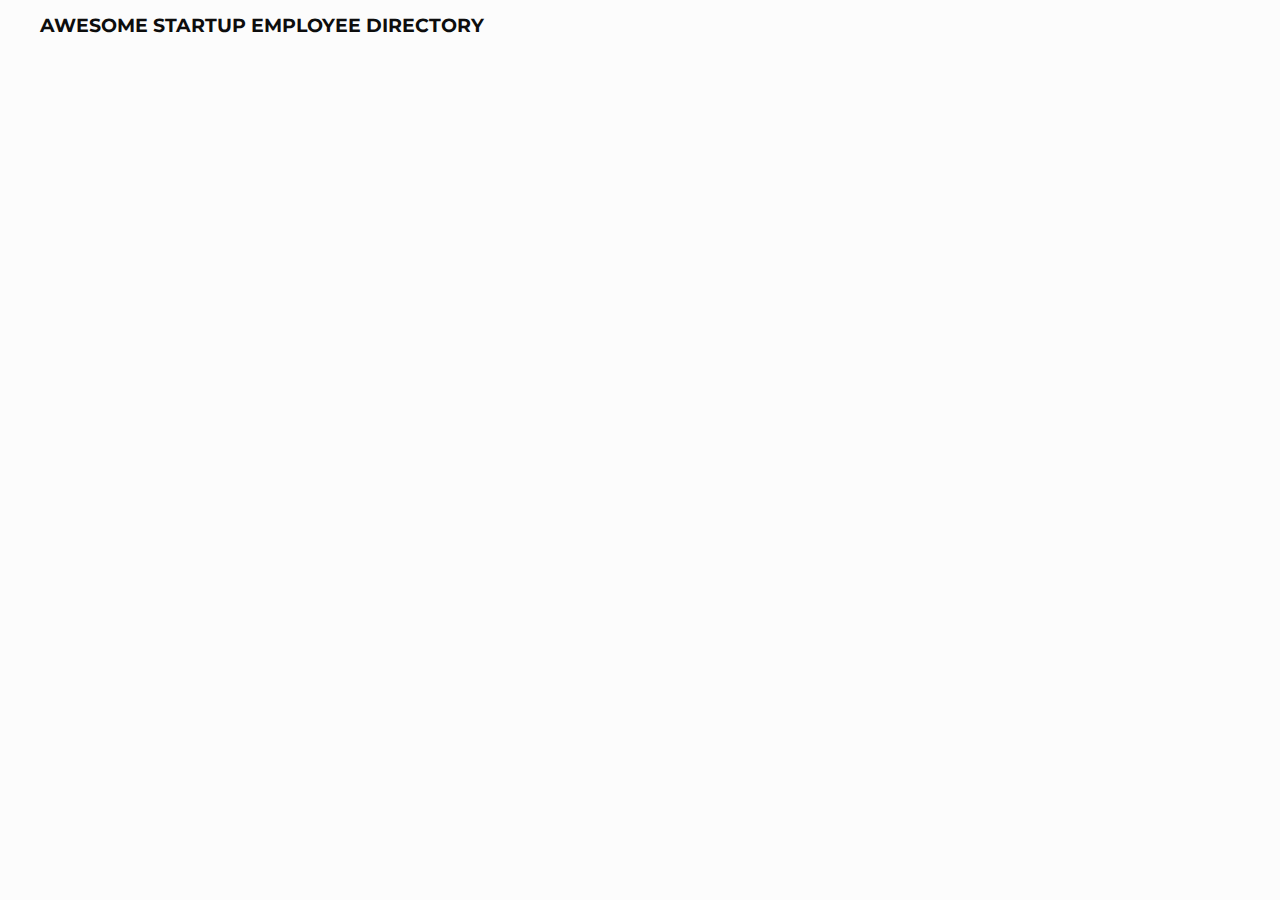
<file: projects/directory/index.html>
<!doctype html>

<html lang="en">
<head>
  <meta charset="utf-8">
  <meta name="viewport" content="width=device-width,initial-scale=1">
  <title>Employee Directory</title>
  <link rel="stylesheet" href="css/styles.css">
  <link href="https://fonts.googleapis.com/css?family=Montserrat:500,600,700&display=swap" rel="stylesheet">
</head>
<body>
  <main id="main-container">
    <div id="employee-modal" class="modal">
      <div class="employee-info">
        <span class="close" id="closeModal">&times;</span>
        <div id="modal-info" class="emp-modal-info"></div>
      </div>
    </div>
    <h1>Awesome Startup Employee Directory</h1>
    <div id="grid-list" class="grid-container"></div>
  </main>
  <script src="js/script.js"></script>
</body>
</html>
</file>
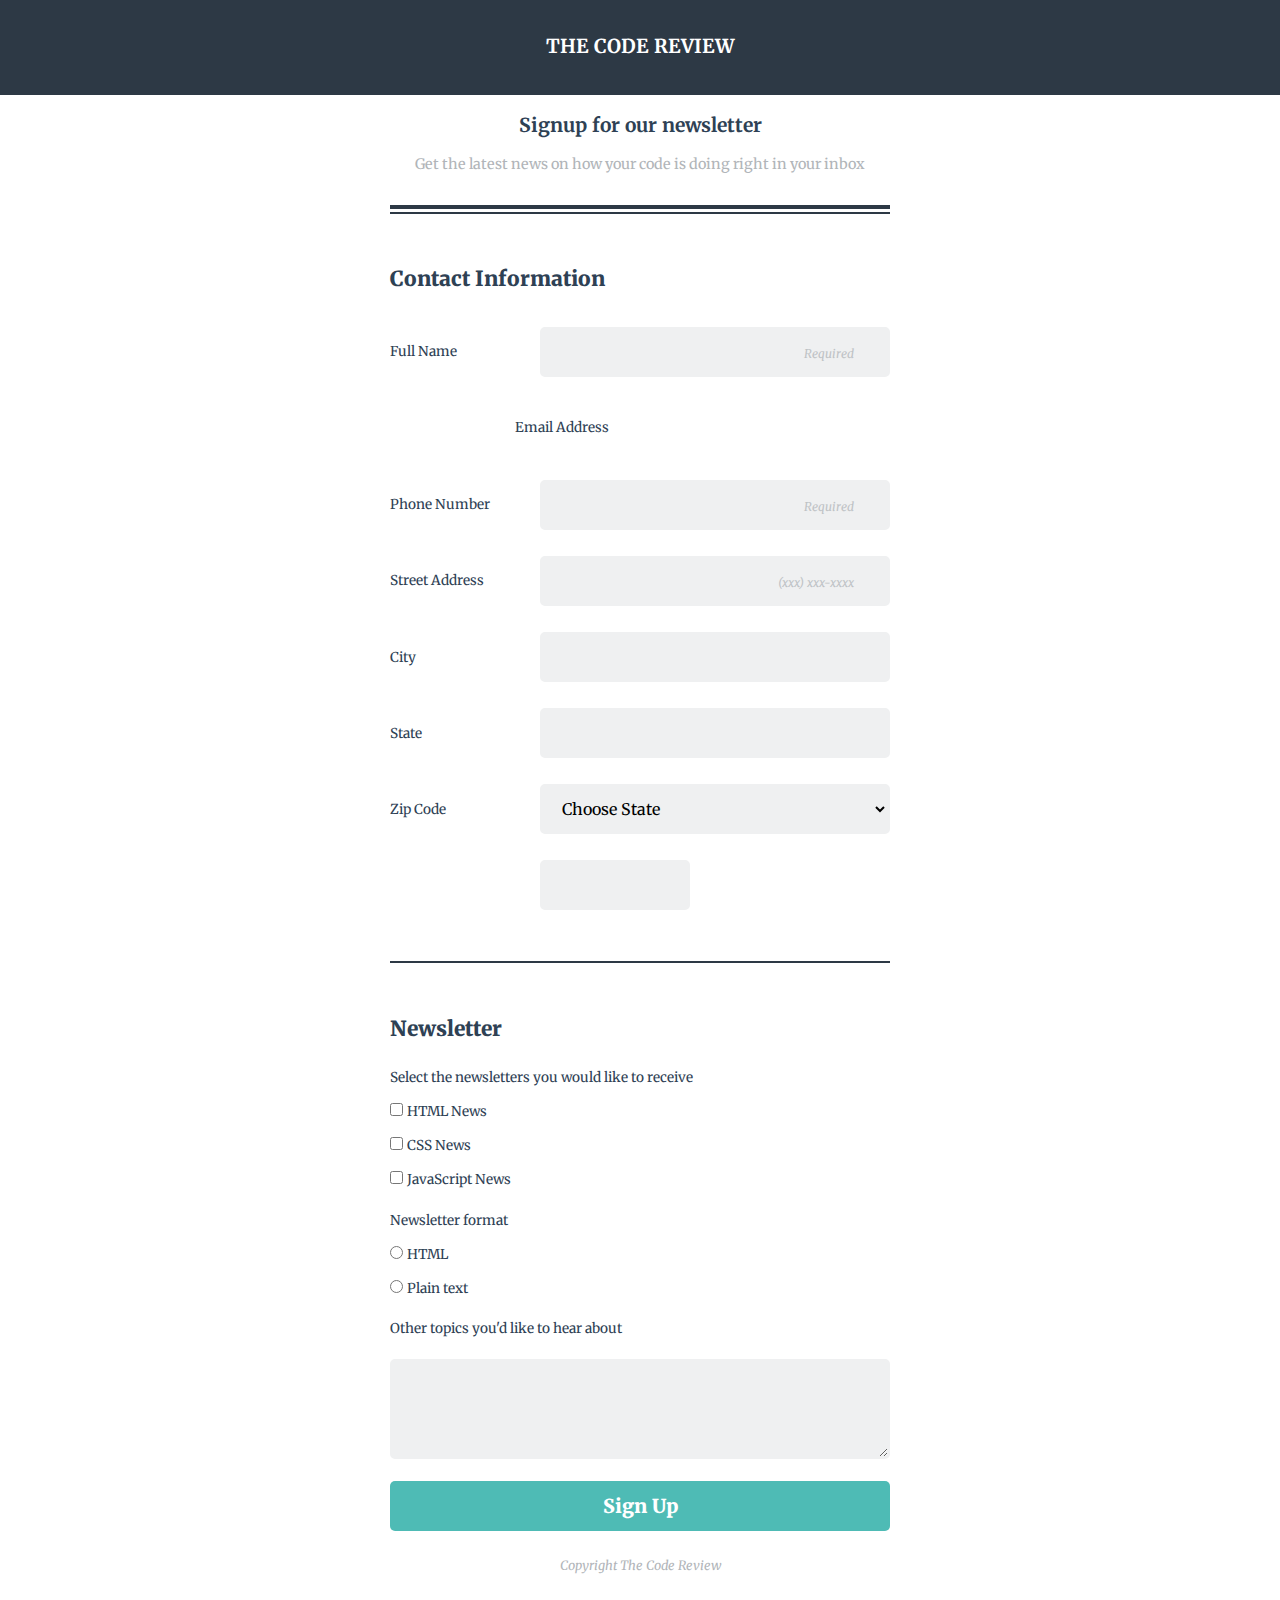
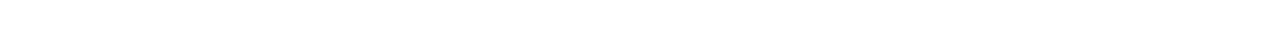
<file: projects/form/index.html>
<!doctype html>
<html lang="en">
	<head>
		<meta charset="utf-8">
		<title>Online Registration Form</title>
		<meta name="viewport" content="width=device-width, initial-scale=1.0">
		<link rel="stylesheet" href="css/normalize.css">
		<link rel="stylesheet" href="css/stylesheet.css">
		<link href="https://fonts.googleapis.com/css?family=Merriweather:300,900" rel="stylesheet">
	</head>
	<body>
		<div class="intro">
			<h1>The Code Review</h1>
		</div>
		<form action="index.html" method="post">
			<h2>Signup for our newsletter</h2>
			<p>Get the latest news on how your code is doing right in your inbox</p>
			<hr>
			<hr>
			<fieldset>
				<legend>Contact Information</legend>
				<label for="name">Full Name</label>
				<input type="text" id="name" name="user_name" placeholder="Required">
				<label for="email">Email Address</label>
				<input type="email" id="email" name="user_email" placeholder="Required">
				<label for="tel">Phone Number</label>
				<input type="tel" id="tel" name="uers_telephone" placeholder="(xxx) xxx-xxxx">
				<label for="address">Street Address</label>
				<input type="text" id="address" name="user_address">
				<label for="city">City</label>
				<input type="text" id="city" name="user_city">
				<label for="state">State</label>
				<select id="state" name="user_state">
					<option value="choose" disabled selected>Choose State</option>
					<option value="alabama">Alabama</option>
					<option value="alaska">Alaska</option>
					<option value="arizona">Arizona</option>
					<option value="arkansas">Arkansas</option>
					<option value="california">California</option>
					<option value="colorado">Colorado</option>
					<option value="connecticut">Connecticut</option>
					<option value="delaware">Delaware</option>
					<option value="florida">Florida</option>
					<option value="georgia">Georgia</option>
					<option value="hawaii">Hawaii</option>
					<option value="idaho">Idaho</option>
					<option value="illinois">Illinois</option>
					<option value="indiana">Indiana</option>
					<option value="iowa">Iowa</option>
					<option value="kansas">Kansas</option>
					<option value="kentucky">Kentucky</option>
					<option value="louisiana">Louisiana</option>
					<option value="maine">Maine</option>
					<option value="maryland">Maryland</option>
					<option value="massachusetts">Massachusetts</option>
					<option value="michigan">Michigan</option>
					<option value="minnesota">Minesota</option>
					<option value="mississippi">Mississippi</option>
					<option value="missouri">Misouri</option>
					<option value="montana">Montana</option>
					<option value="nebraska">Nebraska</option>
					<option value="nevada">Nevada</option>
					<option value="new_hampshire">New Hampshire</option>
					<option value="new_jersey">New Jersey</option>
					<option value="new_mexico">New Mexico</option>
					<option value="new_york">New York</option>
					<option value="north_carolina">North Carolina</option>
					<option value="north_dekota">North Dekota</option>
					<option value="ohio">Ohio</option>
					<option value="oklahoma">Oklahoma</option>
					<option value="oregon">Oregon</option>
					<option value="pennsylvania">Pennsylvania</option>
					<option value="rhode_island">Rhode Island</option>
					<option value="south_carolina">South Carolina</option>
					<option value="south_dekota">South Dekota</option>
					<option value="tennessee">Tennessee</option>
					<option value="texas">Texas</option>
					<option value="utah">Utah</option>
					<option value="vermont">Vermont</option>
					<option value="virginia">Virginia</option>
					<option value="washington">Washington</option>
					<option value="west_virginia">West Virginia</option>
					<option value="wisconsin">Wisconsin</option>
					<option value="wyoming">Wyoming</option>
				</select>
				<label for="zip">Zip Code</label>
				<input type="text" id="zip" name="user_zipcode">
			</fieldset>
			<hr>
			<fieldset>
				<legend>Newsletter</legend>
				<p>Select the newsletters you would like to receive</p><br/>
				<input type="checkbox" id="html_news" value="html_news" name="user_news">
				<label for="html_news">HTML News</label><br/>
				<input type="checkbox" id="css" value="css_news" name="user_news">
				<label for="css">CSS News</label><br/>
				<input type="checkbox" id="javascript" value="javascript_news" name="user_news">
				<label for="javascript">JavaScript News</label><br/>
				<p>Newsletter format</p><br/>
				<input type="radio" id="html" value="html" name="user_preference">
				<label for="html">HTML</label><br/>
				<input type="radio" id="plain" value="plain_text" name="user_preference">
				<label for="plain">Plain text</label><br/>
				<p>Other topics you'd like to hear about</p>
				<textarea id="ideas" name="user_ideas"></textarea>
				<button type="submit">Sign Up</button>
				<p class="copyright">Copyright The Code Review</p>
			</fieldset>
		</form>
</file>
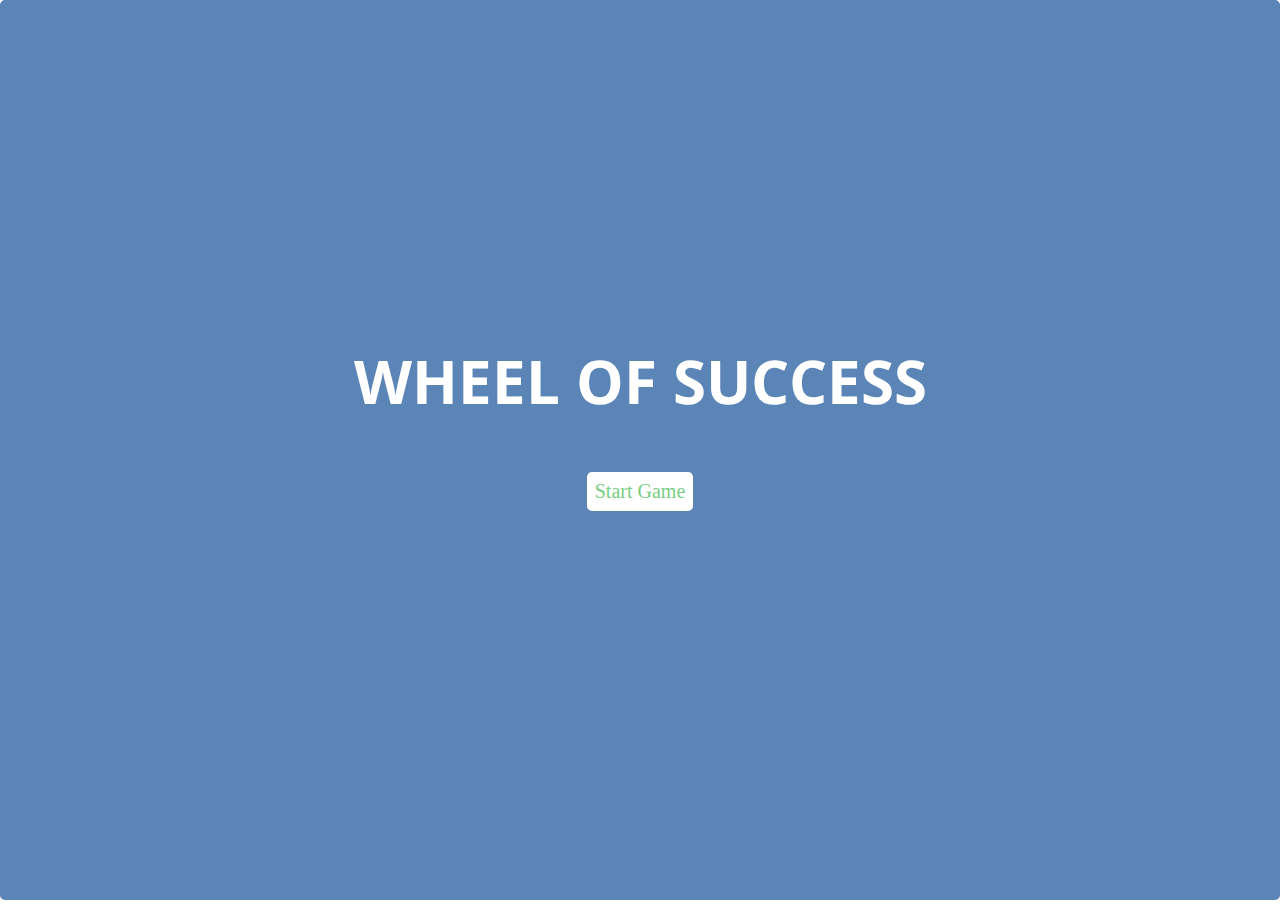
<file: projects/gameApp/index.html>
<!DOCTYPE html>
<html lang="en">
  <head>
    <meta charset="utf-8">
    <title>Wheel of Success!</title>
    <meta name="viewport" content="width=device-width, initial-scale=1.0">
    <link href="css/styles.css" rel="stylesheet">
  </head>
  <body>
    <div class="main-container">
      <div id="overlay" class="start">
        <h2 class="title">Wheel of Success</h2>
        <a class="btn__reset">Start Game</a>
      </div>

      <div id="banner" class="section">
        <h2 class="header">Wheel of Success</h2>
      </div>

      <div id="phrase" class="section">
        <ul></ul>
      </div>
      <div id="qwerty" class="section">
        <div class="keyrow">
          <button>q</button><button>w</button><button>e</button><button>r</button><button>t</button><button>y</button><button>u</button><button>i</button><button>o</button><button>p</button>
        </div>
        <div class="keyrow">
          <button>a</button><button>s</button><button>d</button><button>f</button><button>g</button><button>h</button><button>j</button><button>k</button><button>l</button>
        </div>
        <div class="keyrow">
          <button>z</button><button>x</button><button>c</button><button>v</button><button>b</button><button>n</button><button>m</button>
        </div>
      </div>

      <div id="scoreboard" class="section">
        <ol>
          <li class="tries"><img src="images/liveHeart.png" height="35px" width="30px"></li>
          <li class="tries"><img src="images/liveHeart.png" height="35px" width="30px"></li>
          <li class="tries"><img src="images/liveHeart.png" height="35px" width="30px"></li>
          <li class="tries"><img src="images/liveHeart.png" height="35px" width="30px"></li>
          <li class="tries"><img src="images/liveHeart.png" height="35px" width="30px"></li>
        </ol>
      </div>
    </div>
    <script type="text/javascript" src="app.js"></script>
  </body>
</html>
</file>
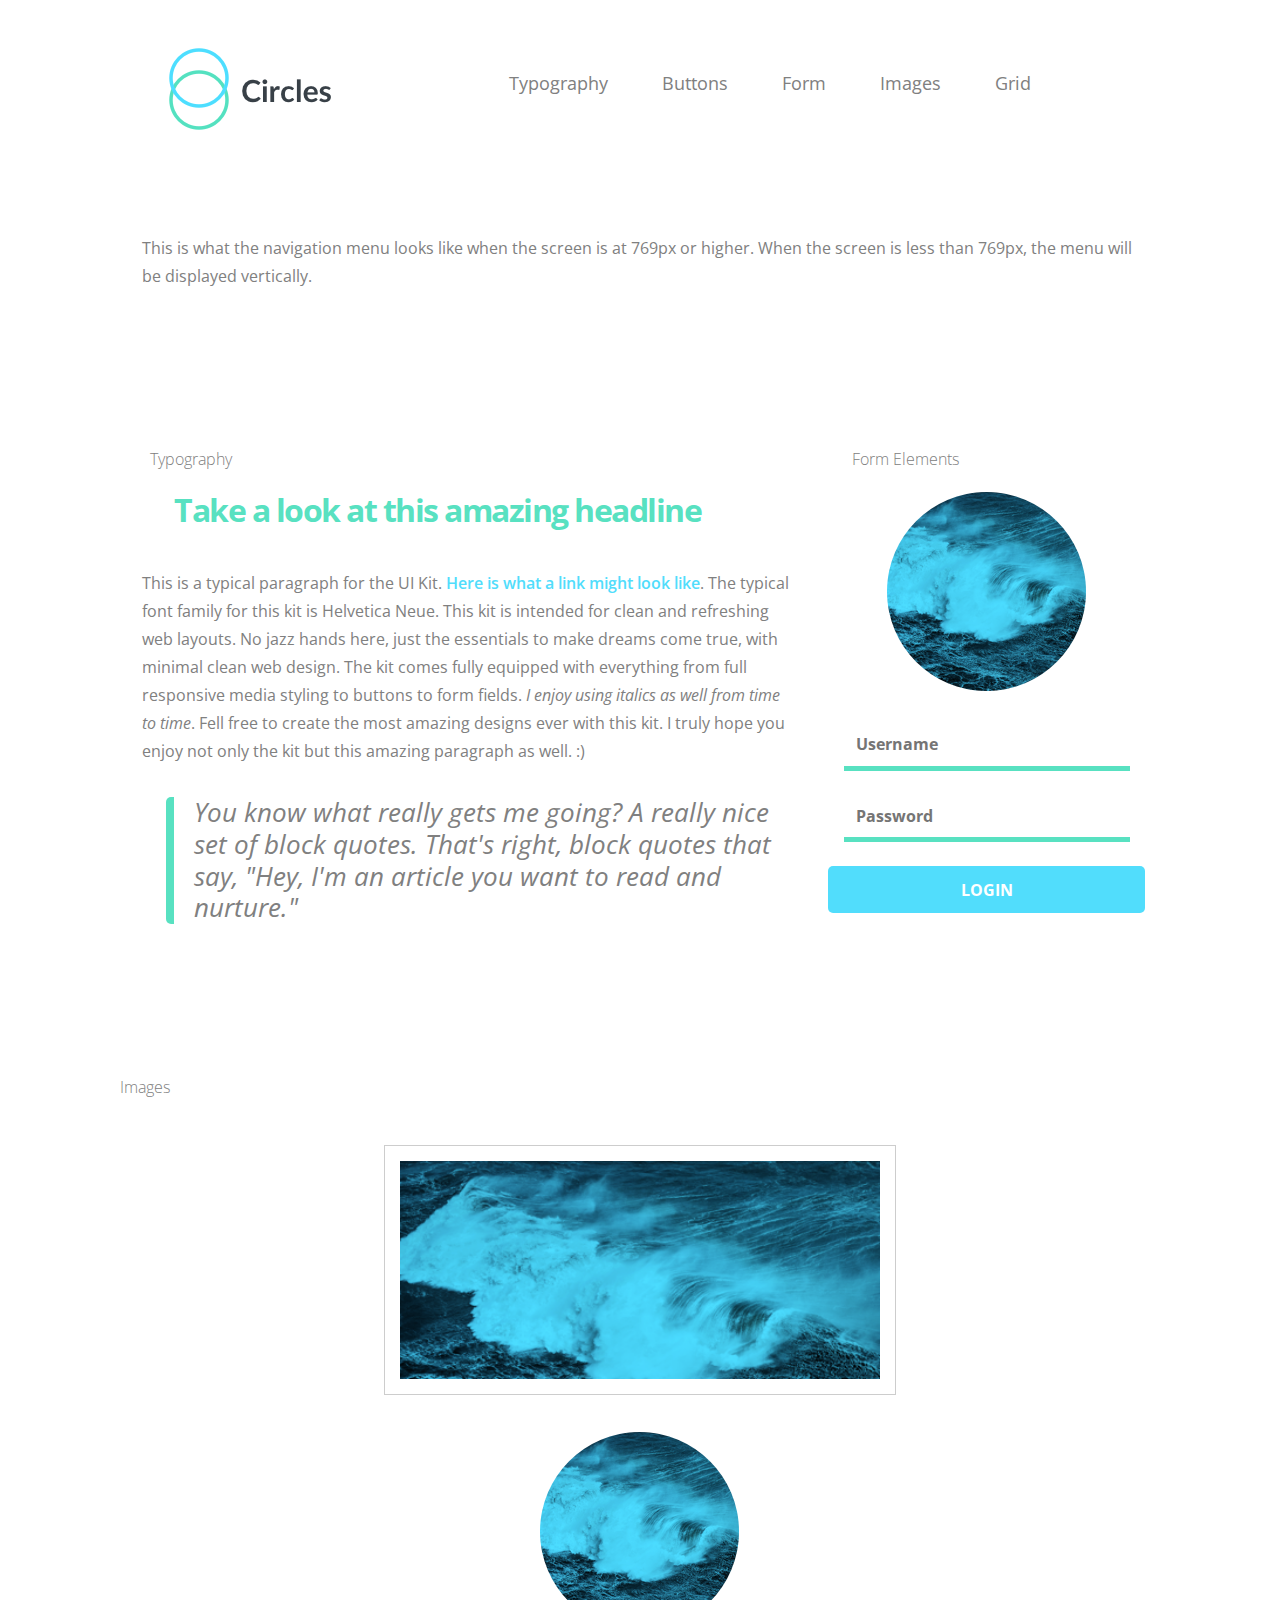
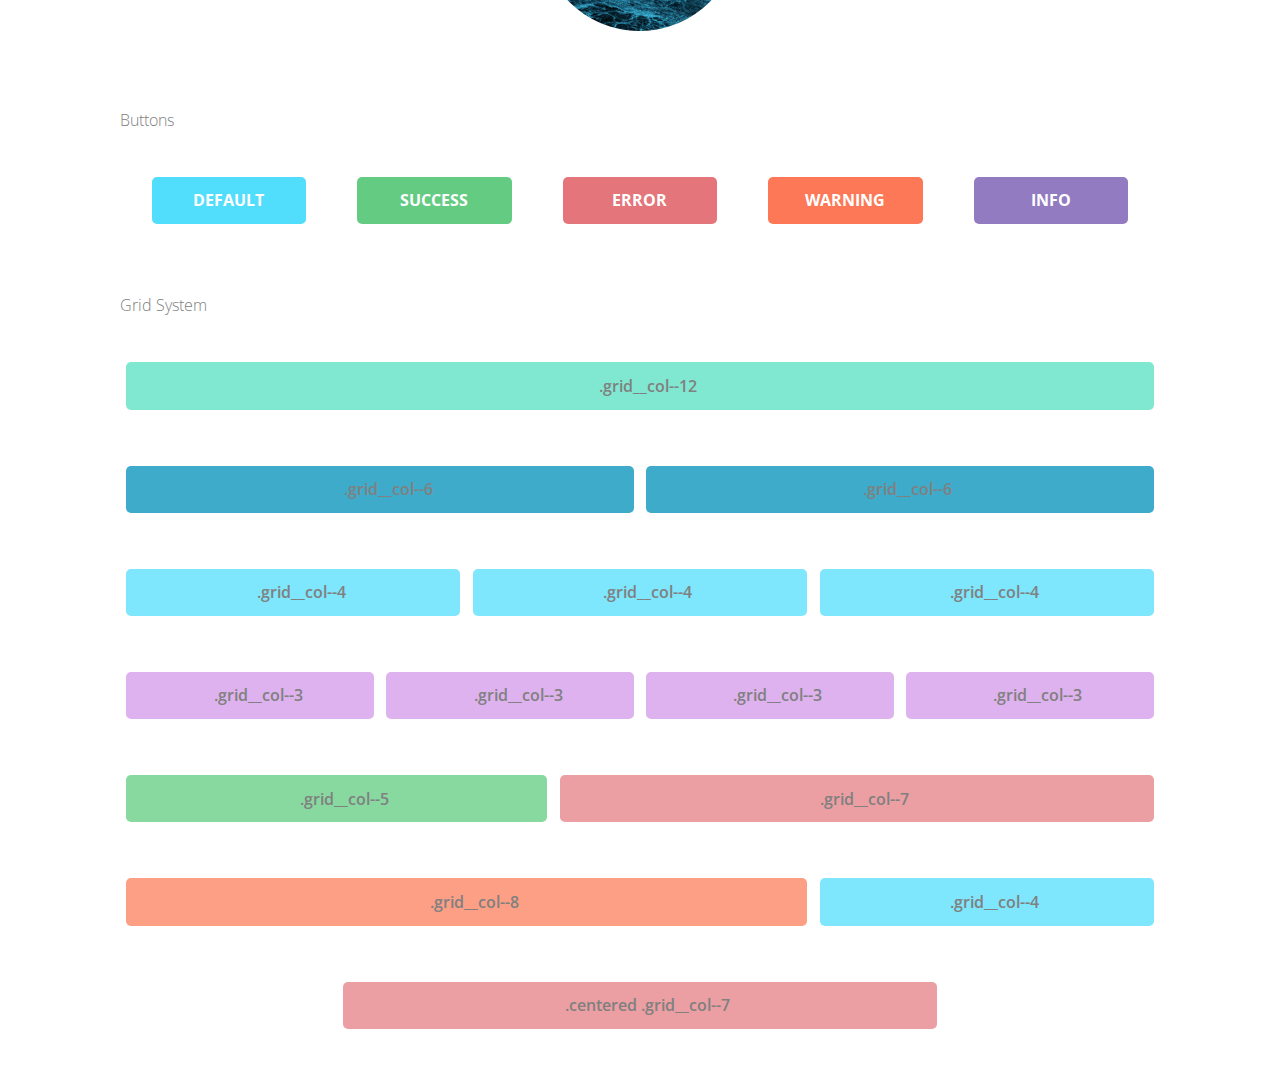
<file: projects/webstyle/index.html>
<!doctype html>
<html lang="en">

<head>
  <meta charset="utf-8">
  <title>Circles UI Kit</title>
  <meta name="viewport" content="width=device-width, initial-scale=1">
  <link rel="stylesheet" href="css/styles.css">
</head>
<!-- 
    List of classes used

    Grid:
    .container
    .grid__row
    .grid__col--2
    .grid__col--3
    .grid__col--4
    .grid__col--5
    .grid__col--6
    .grid__col--7
    .grid__col--8
    .grid__col--9
    .grid__col--10
    .grid__col--11
    .grid__col--12
    .centered
    .theme__colors

    Typography:
    .container
    .link
    .blockquote
    .headline--primary
    .headline--secondary

    Image:
    .img--logo
    .img--frame
    .img--avatar

    Navigation:
    .nav__item

    Buttons:
    .btn--default
    .btn--success
    .btn--error
    .btn--warning
    .btn--info
    .theme__colors

    Forms:
    .form
    .form__label--hidden
    .form__input

  -->

<body class="container">
  <div class="grid__row">
    <div class="grid__col--3">
      <a class="link" href="/">
          <img class="img--logo" alt="circles logo" src="images/logo.png">
        </a>
    </div>
    <div class="grid__col--9">
      <nav role="navigation">
        <ul class="nav">
          <li class="nav__item"><a href="#type">Typography</a></li>
          <li class="nav__item"><a href="#buttons">Buttons</a></li>
          <li class="nav__item"><a href="#forms">Form</a></li>
          <li class="nav__item"><a href="#images">Images</a></li>
          <li class="nav__item"><a href="#grid">Grid</a></li>
        </ul>
      </nav>
    </div>
  </div>

  <div class="grid__row">
    <div class="grid__col--12">
      <div class="card">
        <p>This is what the navigation menu looks like when the screen is at 769px or higher. When the screen is less than 769px,
          the menu will be displayed vertically.</p>
      </div>
    </div>
  </div>

  <div class="grid__row">
    <div class="grid__col--8">
      <div class="card">
        <h4 id="type" class="headline--secondary">Typography</h4>
        <h1 class="headline--primary">Take a look at this amazing headline</h1>
        <p>This is a typical paragraph for the UI Kit. <a href="#" class="link">Here is what a link might look like</a>. The
          typical font family for this kit is Helvetica Neue. This kit is intended for clean and refreshing web layouts.
          No jazz hands here, just the essentials to make dreams come true, with minimal clean web design. The kit comes
          fully equipped with everything from full responsive media styling to buttons to form fields. <em>I enjoy using italics as well from time to time</em>.
          Fell free to create the most amazing designs ever with this kit. I truly hope you enjoy not only the kit but this
          amazing paragraph as well. :)</p>
        <blockquote class="blockquote">You know what really gets me going? A really nice set of block quotes. That's right, block quotes that say, "Hey,
          I'm an article you want to read and nurture."</blockquote>
      </div>
    </div>
    <div class="grid__col--4">
      <form class="form">
        <legend id="forms" class="headline--secondary">Form Elements</legend>
        <img class="img--avatar" src="images/avatar.png" alt="Avatar">
        <label class="form__label--hidden" for="username">Username:</label>
        <input class="form__input" type="text" id="username" placeholder="Username">
        <label class="form__label--hidden" for="password">Password:</label>
        <input class="form__input" type="password" id="password" placeholder="Password">
        <button class="btn--default theme__colors" type="submit" value="Login">Login</button>
      </form>
    </div>
  </div>

  <h4 id="images" class="headline--secondary">Images</h4>

  <div class="grid__row">
    <div class="grid__col--6">
      <img class="img--frame" src="images/image.png" alt="sample image">
    </div>
    <div class="grid__col--6">
      <img class="img--avatar" src="images/avatar.png" alt="Avatar">
    </div>
  </div>

  <h4 id="buttons" class="headline--secondary">Buttons</h4>

  <div class="grid__row">
    <div class="grid__col--12">
      <button class="btn--default theme__colors">default</button>
      <button class="btn--success theme__colors">success</button>
      <button class="btn--error theme__colors">error</button>
      <button class="btn--warning theme__colors">warning</button>
      <button class="btn--info theme__colors">info</button>
    </div>
  </div>

  <h4 id="grid" class="headline--secondary">Grid System</h4>

  <div class="grid__row">
    <div class="grid__col--12 theme__colors">.grid__col--12</div>
  </div>
  <div class="grid__row">
    <div class="grid__col--6 theme__colors">.grid__col--6</div>
    <div class="grid__col--6 theme__colors">.grid__col--6</div>
  </div>
  <div class="grid__row">
    <div class="grid__col--4 theme__colors">.grid__col--4</div>
    <div class="grid__col--4 theme__colors">.grid__col--4</div>
    <div class="grid__col--4 theme__colors">.grid__col--4</div>
  </div>
  <div class="grid__row">
    <div class="grid__col--3 theme__colors">.grid__col--3</div>
    <div class="grid__col--3 theme__colors">.grid__col--3</div>
    <div class="grid__col--3 theme__colors">.grid__col--3</div>
    <div class="grid__col--3 theme__colors">.grid__col--3</div>
  </div>
  <div class="grid__row">
    <div class="grid__col--5 theme__colors">.grid__col--5</div>
    <div class="grid__col--7 theme__colors">.grid__col--7</div>
  </div>
  <div class="grid__row">
    <div class="grid__col--8 theme__colors">.grid__col--8</div>
    <div class="grid__col--4 theme__colors">.grid__col--4</div>
  </div>
  <div class="grid__row">
    <div class="grid__col--7 theme__colors centered">.centered .grid__col--7</div>
  </div>

</body>

</html>
</file>
<file: projects/directory/css/styles.css>
* {
  box-sizing: border-box;
}
body {
  background-color: #fcfcfc;
  font-family: 'Montserrat', sans-serif;
}
h1 {
  color: #0d0d0d;
  font-size: 1.2em;
  font-family: 'Montserrat', sans-serif;
  font-weight: 700;
  text-transform: uppercase;
}
h2 {
  color: #0d0d0d;
  font-size: 1em;
  font-weight: 700;
  margin: 5px;
}
#main-container {
  max-width: 1200px;
  margin: 0 auto;
}

/*************************************
GRID
*************************************/
.grid-container {
  display: grid;
  grid-gap: 30px;
  grid-template-columns: repeat(auto-fit, minmax(350px, 1fr));
  grid-auto-rows: 150px;
}
.grid-item {
  background-color: #fff;
  border: 2px solid #e7e7e7;
  border-radius: 10px;
  padding: 10px;
  display: flex;
  align-items: center;
  justify-content: center;
  cursor: pointer;
}
@media(max-width: 330px){
  .grid-container {
    grid-template-columns: repeat(auto-fit, minmax(300px, 1fr));
    grid-auto-rows: 200px;
  }
  .grid-item {
    flex-direction: column;
    text-align: center;
  }
}

/*************************************
EMPLOYEE PROFILES
*************************************/
/* Images */
.emp-img {
  width: 33%;
}
.emp-img img {
  width: 100px;
  border-radius: 50%;
}

/* Description*/
.emp-des {
  margin-left: 10px;
}
.emp-des p, .emp-modal-info p {
  font-size: .8em;
  color: #9d9d9d;
  margin: 5px;
}

/*************************************
MODAL CARD
*************************************/
.modal {
  display: none;
  position: fixed;
  z-index: 1;
  padding-top: 100px;
  left: 0;
  top: 0;
  width: 100%;
  height: 100%;
  overflow: auto;
  background-color: rgba(0,0,0,0.4);
}
@media(max-width: 330px){
  .modal {
    padding-top: 50px;
  }
}
.employee-info {
  background-color: #fff;
  margin: auto;
  padding: 20px;
  border: 2px solid #e7e7e7;
  border-radius: 10px;
  width: 25%;
  min-width: 320px;
}
.emp-modal-info {
  display: flex;
  flex-direction: column;
  justify-content: center;
  align-items: center;
  margin-top: 40px;
  margin-bottom: 40px;
}
.emp-modal-info hr {
  color: #9d9d9d;
  width: 90%;
  margin-top: 15px;
  margin-bottom: 15px;
}
.emp-modal-img {
  border-radius: 50%;
  width: 130px;
  margin-bottom: 15px;
}
.close {
  color: #0d0d0d;
  float: right;
  font-size: 1.8em;
  font-weight: bold;
  cursor: pointer;
}
</file>
<file: projects/form/css/stylesheet.css>
/*-------------------General Styles------------------*/
* {
	box-sizing: border-box;
}

body{
	margin: 0;
	background-color: white;
	font-family: 'Merriweather', serif;
	line-height: 1.5;
	color: #2e4154;
}

h1 {
	text-align: center;
	color: white;
	font-size: 1.2em;
	text-transform: uppercase;
	padding: .75em 0;
}

p {
	color: #b1b5b9;
	font-size: .9em;
	text-align: center;
	margin-bottom: 2em;
}


h2 {
	text-align: center;
	font-size: 1.2em;
	font-weight: 700;
	margin-bottom: 0;
}

.intro {
	margin: -25px 0 0;
	padding-top: 30px;
	background-color: #2d3945;
	height: 120px;
}

/*-------------------Form Styles------------------*/

form {
	margin: 0 auto;
	width: 90%;
}

hr:nth-of-type(1) {
	border: 2px solid #2d3945;
	margin: .2em 0;
}

hr:nth-child(2n+2) {
	border: 1px solid #2d3945;
	margin: .2px 0;
}

/*-------------------First Fieldset Styles------------------*/

fieldset:nth-of-type(1) {
	border: none;
	padding: 1.2em 0;
	margin: 1.2em 0;
	display: flex;
	flex-direction: column;
}

fieldset:nth-of-type(2) {
	border: none;
	padding: 1.2em 0;
	margin: 1.2em 0;
}

legend {
	font-size: 1.3em;
	font-weight: 900;
	padding-top: .5em;
}

input[type="text"],
input[type="email"],
input[type="tel"],
select[id="state"],
textarea {
	width: 100%;
	height: 50px;
	border-radius: 5px;
	border: 2px solid #eff0f1;
	background-color: #eff0f1;
	padding: 0 1em;
	transition: height .5s;
}

input[id="zip"] {
	width: 50%;
}

input:focus,
textarea:focus {
	border-color: #2e4154;
}

fieldset:nth-of-type(1) label {
	font-size: .85em;
	margin: 1.75em 0 .75em 0;
	display: inline-block;
}

input::placeholder {
	color: #bec2c5;
	text-align: right;
	font-style: italic;
	font-size: .75em;
	padding: 1.5em;
}

/*-------------------Second Fieldset Styles------------------*/

fieldset:nth-of-type(2) label {
	display: inline-block;
	font-size: .85em;
	margin: .5em 0;
}

fieldset p {
	color: #2e4154;
	font-size: .85em;
	text-align: left;
	display: inline-block;
	margin-bottom: .5em;
}
fieldset p:nth-of-type(1) {
	margin-top: 0;
}

textarea {
	height: 100px;
	margin: .75em 0 1em;
}

button {
	border: none;
	color: white;
	font-weight: 900;
	font-size: 1.2em;
	width: 100%;
	height: 50px;
	background-color: #4ebbb5;
	border-radius: 5px;
}

.copyright {
	font-style: italic;
	font-size: .8em;
	display: block;
	color: #b1b5b9;
	text-align: center;
	margin: 2em 0;
}


/*-------------------Media Queries------------------*/
@media (min-width: 768px) {
	form {
		width: 500px;
	}
	
	legend {
		padding-top: 1.5em;
	}
	
	fieldset:nth-of-type(1) {
		display: block;
	}
	
	input[type="text"],
	input[type="email"],
	input[type="tel"],
	select[id="state"] {
		width: 70%;
		display: block;
		float: right;
		margin: 13px 0;
	}
	
	input[id="zip"] {
		width: 30%;
		margin-right: 40%;
	}
	
	fieldset:nth-of-type(1) label {
		width: 25%;
		margin: 28px 0;
		display: block;
		float: left;
	}
}
</file>
<file: projects/gameApp/css/styles.css>
/* Main styles */
@import url('https://fonts.googleapis.com/css?family=Open+Sans:400,700&Roboto:300');

/* Variables */

:root {
  --color-win: #78CF82;
  --color-lose: #D94545;
  --color-start: #5b85b7;
  --color-neutral: #445069;
  --color-neutral-light: #D2D2D2;
  --color-keys: #37474F;
  --color-keys-light: #E5E5E5;
  --font-size-large: 60px;
  --font-size-medium: 20px;
  --transition: all .2s ease-in-out;
}

/* main */

* {
  box-sizing: border-box;
}

body {
  justify-content: space-evenly;
  flex-direction: column;
  display: flex;
  height: 100vh;
}

li, ol, ul {
  padding: 0;
  display: inline-block;
}

h2, h3 {
  margin: 0;
  text-transform: uppercase;
  font-family: 'Open Sans', sans-serif;
  font-size: var(--font-size-large);
  margin: 0;
}

h3 {
  font-size: 30px;
}

button {
  margin: 6px;
  border: 1px solid transparent;
  padding: .5rem 1rem;
  color: var(--color-keys);
  font-size: var(--font-size-medium);
  background-color: var(--color-keys-light);
  border-radius: 5px;
  -webkit-transition: var(--transition);
  -o-transition: var(--transition);
  transition: var(--transition);
}

.main-container {
  display: flex;
  flex-direction: column;
  justify-content: space-around;
  height: 100%;
  max-height: 900px;
  text-align: center;
}

.section {
  width: 100%;
  padding: 10px;
}

/* Title */

.header {
  color: var(--color-start);
}

/* Phrase */

.letter {
  font-size: var(--font-size-medium);
  height: 65px;
  width: 65px;
  padding: 20px 1px 0 1px;
  margin-right: 2px;
  color: transparent;
  background: var(--color-neutral-light);
  border-radius: 5px;
}

.space {
  width: 15px;
}

.letter, .space {
  margin-bottom: 10px;
}

.show {
  color: #fff;
  background-color: #33cccc;
  -webkit-transition: -webkit-transform 1s;
  transition: transform 1s;
  transform: rotate(360deg);
}

/* Keyboard */

.keyrow {
  display: flex;
  justify-content: center;
}

.chosen {
  background: var(--color-neutral);
  border-radius: 5px;
  font-size: var(--font-size-medium);
  color: #FFFFFF;
}

.matched {
  background: #ff9933;
  border-radius: 5px;
  font-size: var(--font-size-medium);
  color: #fff;
}

.btn__reset {
  padding: 8px;
  margin: 50px auto;
  background: #FFFFFF;
  border-radius: 5px;
  font-size: var(--font-size-medium);
  cursor: pointer;
}

/* Overlay */

#overlay {
  display: flex;
  flex-direction: column;
  position: fixed;
  color: #FFFFFF;
  justify-content: center;
  top: 0;
  bottom: 0;
  left: 0;
  right: 0;
  border-radius: 5px;
}

.title {
  color: #FFF;
}

.start {
  background-color: var(--color-start);
}

.start a {
  color: var(--color-win);
}

.win {
  background-color: var(--color-win);
}

.win a {
  color: var(--color-win);
}

.lose {
  background-color: var(--color-lose);
}

.lose a {
  color: var(--color-lose);
}

.tries {
  margin: 0 3px;
}
</file>
<file: projects/webstyle/css/styles.css>
/*-----Global Imports----*/
@import url(https://fonts.googleapis.com/css?family=Open+Sans:300,400,400i,600,600i,700,800);
.nav__item {
  text-align: center;
  font-size: 1.125em;
  width: 95%;
  margin-bottom: .25em;
  border-radius: 5px;
  padding: 1em; }

.nav__item a {
  color: #808080;
  text-decoration: none;
  font-weight: 400; }

.headline--primary {
  color: #58e1c1;
  font-weight: 700;
  letter-spacing: -1.5px; }

.headline--secondary {
  font-family: "Open Sans", sans-serif;
  font-weight: 300; }

.link {
  color: #51ddfc;
  font-weight: 600;
  text-decoration: none; }

.theme__colors {
  padding: .9em 0;
  border-radius: 5px;
  background-color: transparent;
  border: none; }

.btn--default, .btn--success, .btn--error, .btn--warning, .btn--info, .img--logo, .img--avatar, .img--frame {
  display: block;
  margin: 0 auto; }

/*! normalize.css v8.0.0 | MIT License | github.com/necolas/normalize.css */
/* Document
   ========================================================================== */
/**
 * 1. Correct the line height in all browsers.
 * 2. Prevent adjustments of font size after orientation changes in iOS.
 */
html {
  line-height: 1.15;
  /* 1 */
  -webkit-text-size-adjust: 100%;
  /* 2 */ }

/* Sections
   ========================================================================== */
/**
 * Remove the margin in all browsers.
 */
body {
  margin: 0; }

/**
 * Correct the font size and margin on `h1` elements within `section` and
 * `article` contexts in Chrome, Firefox, and Safari.
 */
h1 {
  font-size: 2em;
  margin: 0.67em 0; }

/* Grouping content
   ========================================================================== */
/**
 * 1. Add the correct box sizing in Firefox.
 * 2. Show the overflow in Edge and IE.
 */
hr {
  box-sizing: content-box;
  /* 1 */
  height: 0;
  /* 1 */
  overflow: visible;
  /* 2 */ }

/**
 * 1. Correct the inheritance and scaling of font size in all browsers.
 * 2. Correct the odd `em` font sizing in all browsers.
 */
pre {
  font-family: monospace, monospace;
  /* 1 */
  font-size: 1em;
  /* 2 */ }

/* Text-level semantics
   ========================================================================== */
/**
 * Remove the gray background on active links in IE 10.
 */
a {
  background-color: transparent; }

/**
 * 1. Remove the bottom border in Chrome 57-
 * 2. Add the correct text decoration in Chrome, Edge, IE, Opera, and Safari.
 */
abbr[title] {
  border-bottom: none;
  /* 1 */
  text-decoration: underline;
  /* 2 */
  text-decoration: underline dotted;
  /* 2 */ }

/**
 * Add the correct font weight in Chrome, Edge, and Safari.
 */
b,
strong {
  font-weight: bolder; }

/**
 * 1. Correct the inheritance and scaling of font size in all browsers.
 * 2. Correct the odd `em` font sizing in all browsers.
 */
code,
kbd,
samp {
  font-family: monospace, monospace;
  /* 1 */
  font-size: 1em;
  /* 2 */ }

/**
 * Add the correct font size in all browsers.
 */
small {
  font-size: 80%; }

/**
 * Prevent `sub` and `sup` elements from affecting the line height in
 * all browsers.
 */
sub,
sup {
  font-size: 75%;
  line-height: 0;
  position: relative;
  vertical-align: baseline; }

sub {
  bottom: -0.25em; }

sup {
  top: -0.5em; }

/* Embedded content
   ========================================================================== */
/**
 * Remove the border on images inside links in IE 10.
 */
img {
  border-style: none; }

/* Forms
   ========================================================================== */
/**
 * 1. Change the font styles in all browsers.
 * 2. Remove the margin in Firefox and Safari.
 */
button,
input,
optgroup,
select,
textarea {
  font-family: inherit;
  /* 1 */
  font-size: 100%;
  /* 1 */
  line-height: 1.15;
  /* 1 */
  margin: 0;
  /* 2 */ }

/**
 * Show the overflow in IE.
 * 1. Show the overflow in Edge.
 */
button,
input {
  /* 1 */
  overflow: visible; }

/**
 * Remove the inheritance of text transform in Edge, Firefox, and IE.
 * 1. Remove the inheritance of text transform in Firefox.
 */
button,
select {
  /* 1 */
  text-transform: none; }

/**
 * Correct the inability to style clickable types in iOS and Safari.
 */
button,
[type="button"],
[type="reset"],
[type="submit"] {
  -webkit-appearance: button; }

/**
 * Remove the inner border and padding in Firefox.
 */
button::-moz-focus-inner,
[type="button"]::-moz-focus-inner,
[type="reset"]::-moz-focus-inner,
[type="submit"]::-moz-focus-inner {
  border-style: none;
  padding: 0; }

/**
 * Restore the focus styles unset by the previous rule.
 */
button:-moz-focusring,
[type="button"]:-moz-focusring,
[type="reset"]:-moz-focusring,
[type="submit"]:-moz-focusring {
  outline: 1px dotted ButtonText; }

/**
 * Correct the padding in Firefox.
 */
fieldset {
  padding: 0.35em 0.75em 0.625em; }

/**
 * 1. Correct the text wrapping in Edge and IE.
 * 2. Correct the color inheritance from `fieldset` elements in IE.
 * 3. Remove the padding so developers are not caught out when they zero out
 *    `fieldset` elements in all browsers.
 */
legend {
  box-sizing: border-box;
  /* 1 */
  color: inherit;
  /* 2 */
  display: table;
  /* 1 */
  max-width: 100%;
  /* 1 */
  padding: 0;
  /* 3 */
  white-space: normal;
  /* 1 */ }

/**
 * Add the correct vertical alignment in Chrome, Firefox, and Opera.
 */
progress {
  vertical-align: baseline; }

/**
 * Remove the default vertical scrollbar in IE 10+.
 */
textarea {
  overflow: auto; }

/**
 * 1. Add the correct box sizing in IE 10.
 * 2. Remove the padding in IE 10.
 */
[type="checkbox"],
[type="radio"] {
  box-sizing: border-box;
  /* 1 */
  padding: 0;
  /* 2 */ }

/**
 * Correct the cursor style of increment and decrement buttons in Chrome.
 */
[type="number"]::-webkit-inner-spin-button,
[type="number"]::-webkit-outer-spin-button {
  height: auto; }

/**
 * 1. Correct the odd appearance in Chrome and Safari.
 * 2. Correct the outline style in Safari.
 */
[type="search"] {
  -webkit-appearance: textfield;
  /* 1 */
  outline-offset: -2px;
  /* 2 */ }

/**
 * Remove the inner padding in Chrome and Safari on macOS.
 */
[type="search"]::-webkit-search-decoration {
  -webkit-appearance: none; }

/**
 * 1. Correct the inability to style clickable types in iOS and Safari.
 * 2. Change font properties to `inherit` in Safari.
 */
::-webkit-file-upload-button {
  -webkit-appearance: button;
  /* 1 */
  font: inherit;
  /* 2 */ }

/* Interactive
   ========================================================================== */
/*
 * Add the correct display in Edge, IE 10+, and Firefox.
 */
details {
  display: block; }

/*
 * Add the correct display in all browsers.
 */
summary {
  display: list-item; }

/* Misc
   ========================================================================== */
/**
 * Add the correct display in IE 10+.
 */
template {
  display: none; }

/**
 * Add the correct display in IE 10.
 */
[hidden] {
  display: none; }

* {
  box-sizing: border-box; }

p {
  font-family: 'Open Sans', sans-serif;
  font-size: 16px;
  margin-bottom: 2em; }

ul {
  list-style-type: none;
  padding: 1em 0; }

.nav {
  padding: 0;
  display: flex;
  flex-direction: column;
  align-items: center;
  margin-bottom: 2em; }
  @media (min-width: 600px) {
    .nav {
      display: flex;
      flex-direction: row;
      justify-content: center; } }
  @media (min-width: 600px) {
    .nav__item {
      padding: .5em;
      margin-right: 1em;
      margin-left: 1em; } }
  .nav__item:hover {
    background-color: #58e1c1; }
    .nav__item:hover a {
      color: #ffffff; }

.container {
  font-family: "Open Sans", sans-serif;
  color: #808080; }
  @media (min-width: 600px) {
    .container {
      width: 85%;
      margin: 0 auto; } }

.card {
  margin-bottom: 5em; }
  .card p {
    line-height: 1.75em;
    color: #808080;
    font-weight: 400;
    margin-right: 1em;
    margin-left: 1em; }

.headline--primary {
  margin: 0 2em 1.25em 1.5em; }
.headline--secondary {
  margin: 0 1em 1.5em 1.5em; }

.blockquote {
  margin: 0 .5em 1em 1.5em;
  padding-left: .75em;
  font-size: 1.65em;
  font-style: italic;
  line-height: 1.2;
  border-radius: 5px;
  border-left: 8px solid #58e1c1; }

.theme__colors {
  margin-bottom: 0.5em; }

.btn--default {
  background-color: #51ddfc;
  display: block;
  width: 95%;
  color: #ffffff;
  text-transform: uppercase;
  font-weight: 700;
  margin-bottom: 1.5em; }
  @media (min-width: 600px) {
    .btn--default {
      display: inline-block;
      width: 15%;
      padding-left: 3%;
      padding-right: 3%; } }
.btn--success {
  background-color: #63cc82;
  display: block;
  width: 95%;
  color: #ffffff;
  text-transform: uppercase;
  font-weight: 700;
  margin-bottom: 1.5em; }
  @media (min-width: 600px) {
    .btn--success {
      display: inline-block;
      width: 15%;
      padding-left: 3%;
      padding-right: 3%; } }
.btn--error {
  background-color: #e4757a;
  display: block;
  width: 95%;
  color: #ffffff;
  text-transform: uppercase;
  font-weight: 700;
  margin-bottom: 1.5em; }
  @media (min-width: 600px) {
    .btn--error {
      display: inline-block;
      width: 15%;
      padding-left: 3%;
      padding-right: 3%; } }
.btn--warning {
  background-color: #fd7856;
  display: block;
  width: 95%;
  color: #ffffff;
  text-transform: uppercase;
  font-weight: 700;
  margin-bottom: 1.5em; }
  @media (min-width: 600px) {
    .btn--warning {
      display: inline-block;
      width: 15%;
      padding-left: 3%;
      padding-right: 3%; } }
.btn--info {
  background-color: #927bc1;
  display: block;
  width: 95%;
  color: #ffffff;
  text-transform: uppercase;
  font-weight: 700;
  margin-bottom: 1.5em; }
  @media (min-width: 600px) {
    .btn--info {
      display: inline-block;
      width: 15%;
      padding-left: 3%;
      padding-right: 3%; } }

@media (min-width: 600px) {
  .form button {
    display: block;
    width: 100%; } }

.img--logo {
  margin-bottom: 2.5em; }
.img--avatar {
  margin-bottom: 2em; }
  @media (min-width: 600px) {
    .img--avatar {
      width: 199px;
      height: 199px; } }
.img--frame {
  width: 100%;
  padding: 15px;
  border: 1px solid #cdcdcd;
  margin-bottom: 2.3em; }
  @media (min-width: 600px) {
    .img--frame {
      width: 512px;
      height: 250px; } }

.grid__col--1 {
  flex: 0 0 100%; }
.grid__col--2 {
  flex: 0 0 100%; }
.grid__col--3 {
  flex: 0 0 100%; }
.grid__col--4 {
  flex: 0 0 100%; }
.grid__col--5 {
  flex: 0 0 100%; }
.grid__col--6 {
  flex: 0 0 100%; }
.grid__col--7 {
  flex: 0 0 100%; }
.grid__col--8 {
  flex: 0 0 100%; }
.grid__col--9 {
  flex: 0 0 100%; }
.grid__col--10 {
  flex: 0 0 100%; }
.grid__col--11 {
  flex: 0 0 100%; }
.grid__col--12 {
  flex: 0 0 100%; }
@media (min-width: 600px) {
  .grid__col--1 {
    flex: 0 0 7.1333333333%;
    display: flex;
    flex-direction: row;
    justify-content: center;
    margin-right: 0.6%;
    margin-left: 0.6%; }
  .grid__col--2 {
    flex: 0 0 15.4666666667%;
    display: flex;
    flex-direction: row;
    justify-content: center;
    margin-right: 0.6%;
    margin-left: 0.6%; }
  .grid__col--3 {
    flex: 0 0 23.8%;
    display: flex;
    flex-direction: row;
    justify-content: center;
    margin-right: 0.6%;
    margin-left: 0.6%; }
  .grid__col--4 {
    flex: 0 0 32.1333333333%;
    display: flex;
    flex-direction: row;
    justify-content: center;
    margin-right: 0.6%;
    margin-left: 0.6%; }
  .grid__col--5 {
    flex: 0 0 40.4666666667%;
    display: flex;
    flex-direction: row;
    justify-content: center;
    margin-right: 0.6%;
    margin-left: 0.6%; }
  .grid__col--6 {
    flex: 0 0 48.8%;
    display: flex;
    flex-direction: row;
    justify-content: center;
    margin-right: 0.6%;
    margin-left: 0.6%; }
  .grid__col--7 {
    flex: 0 0 57.1333333333%;
    display: flex;
    flex-direction: row;
    justify-content: center;
    margin-right: 0.6%;
    margin-left: 0.6%; }
  .grid__col--8 {
    flex: 0 0 65.4666666667%;
    display: flex;
    flex-direction: row;
    justify-content: center;
    margin-right: 0.6%;
    margin-left: 0.6%; }
  .grid__col--9 {
    flex: 0 0 73.8%;
    display: flex;
    flex-direction: row;
    justify-content: center;
    margin-right: 0.6%;
    margin-left: 0.6%; }
  .grid__col--10 {
    flex: 0 0 82.1333333333%;
    display: flex;
    flex-direction: row;
    justify-content: center;
    margin-right: 0.6%;
    margin-left: 0.6%; }
  .grid__col--11 {
    flex: 0 0 90.4666666667%;
    display: flex;
    flex-direction: row;
    justify-content: center;
    margin-right: 0.6%;
    margin-left: 0.6%; }
  .grid__col--12 {
    flex: 0 0 98.8%;
    display: flex;
    flex-direction: row;
    justify-content: center;
    margin-right: 0.6%;
    margin-left: 0.6%; } }

.grid__row {
  margin: 3em 1.5em;
  display: flex;
  flex-direction: row;
  flex-wrap: wrap; }
  @media (min-width: 600px) {
    .grid__row {
      justify-content: center; } }

.theme__colors.grid__col--1 {
  background-color: #ec9fd4;
  font-weight: 600;
  padding-left: 1em; }
.theme__colors.grid__col--2 {
  background-color: #ec8d85;
  font-weight: 600;
  padding-left: 1em; }
.theme__colors.grid__col--3 {
  background-color: #deb2ee;
  font-weight: 600;
  padding-left: 1em; }
.theme__colors.grid__col--4 {
  background-color: #7ee6fd;
  font-weight: 600;
  padding-left: 1em; }
.theme__colors.grid__col--5 {
  background-color: #88d9a0;
  font-weight: 600;
  padding-left: 1em; }
.theme__colors.grid__col--6 {
  background-color: #3fabca;
  font-weight: 600;
  padding-left: 1em; }
.theme__colors.grid__col--7 {
  background-color: #ec9fa3;
  font-weight: 600;
  padding-left: 1em; }
.theme__colors.grid__col--8 {
  background-color: #fd9f85;
  font-weight: 600;
  padding-left: 1em; }
.theme__colors.grid__col--9 {
  background-color: #75d5b6;
  font-weight: 600;
  padding-left: 1em; }
.theme__colors.grid__col--10 {
  background-color: #6571e5;
  font-weight: 600;
  padding-left: 1em; }
.theme__colors.grid__col--11 {
  background-color: #86e565;
  font-weight: 600;
  padding-left: 1em; }
.theme__colors.grid__col--12 {
  background-color: #80e8d1;
  font-weight: 600;
  padding-left: 1em; }

.form__label--hidden {
  display: none; }
.form__input {
  display: block;
  width: 90%;
  padding: .75em;
  margin: 0 auto;
  margin-bottom: 1.5em;
  border-style: none none solid none;
  border-bottom: 5px solid #58e1c1;
  font-weight: 700; }
@media (min-width: 600px) {
  .form {
    width: 95%; } }

/*# sourceMappingURL=styles.css.map */
</file>
